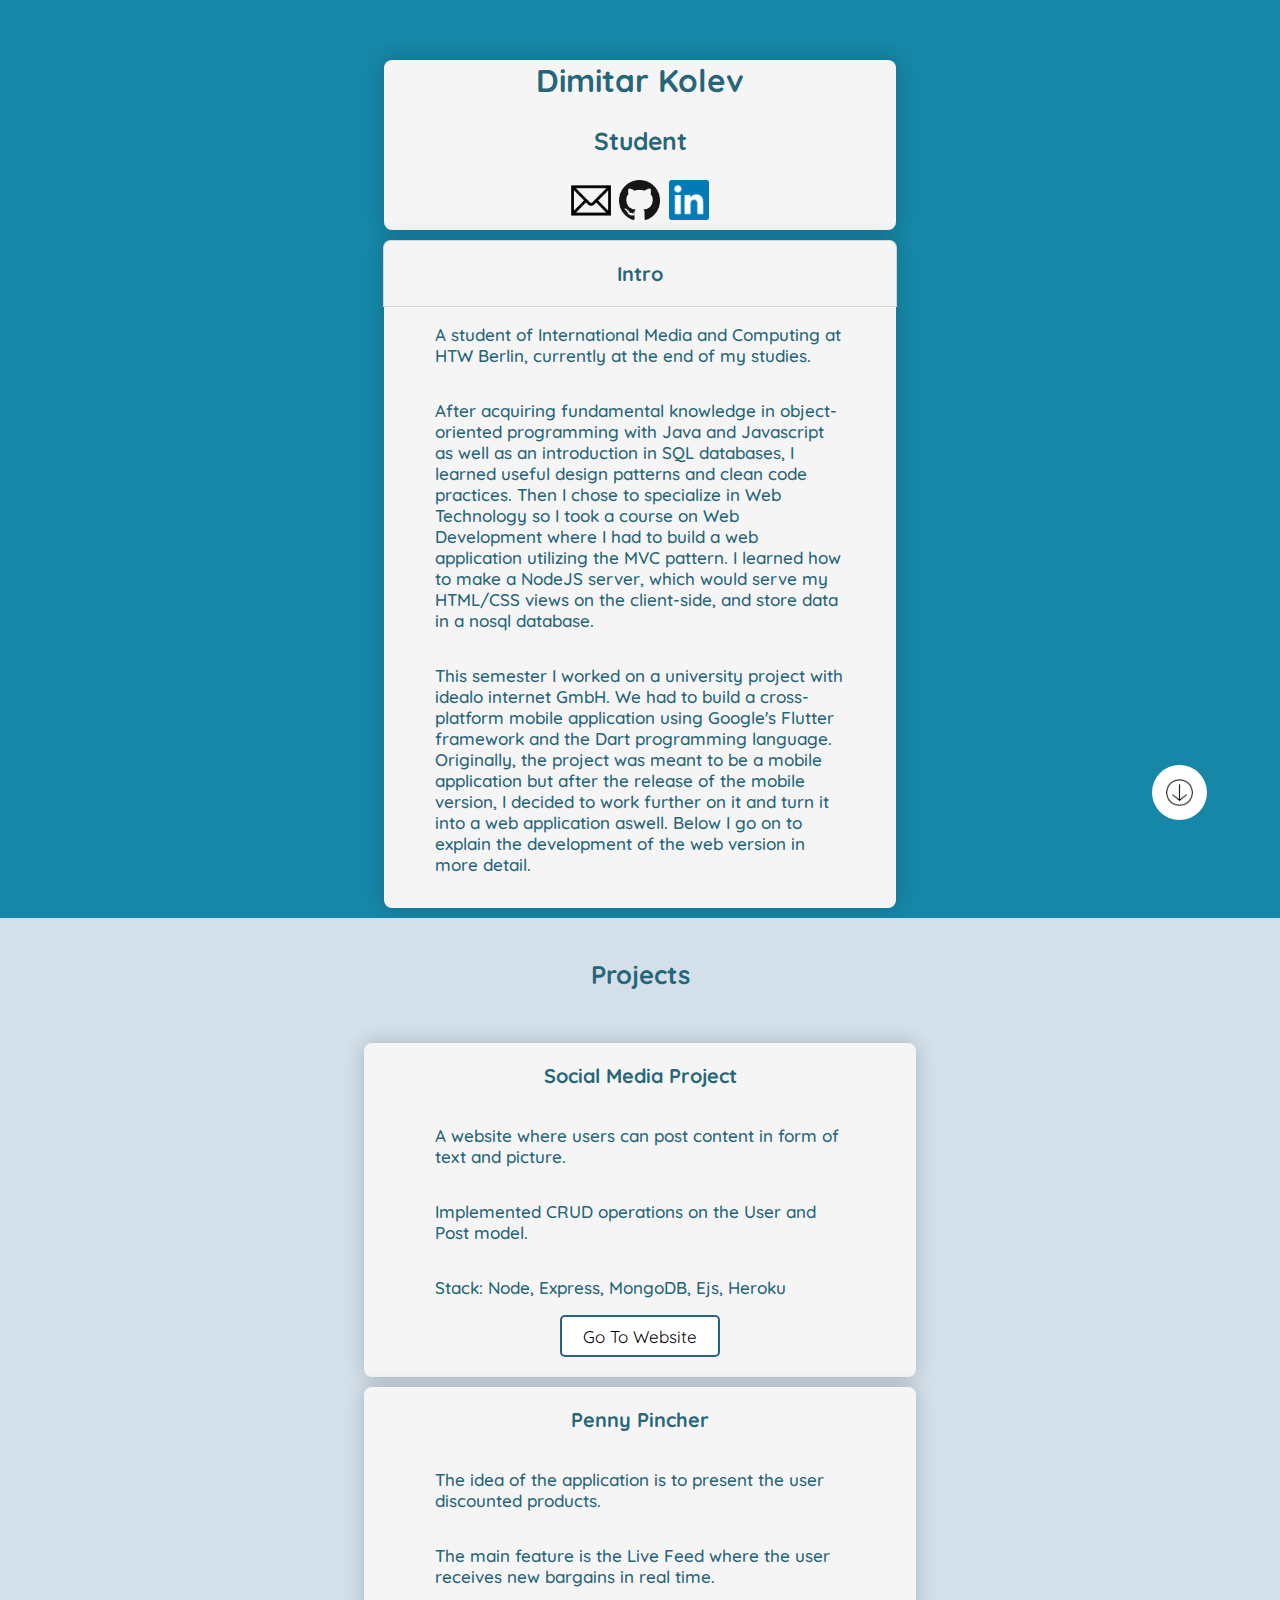
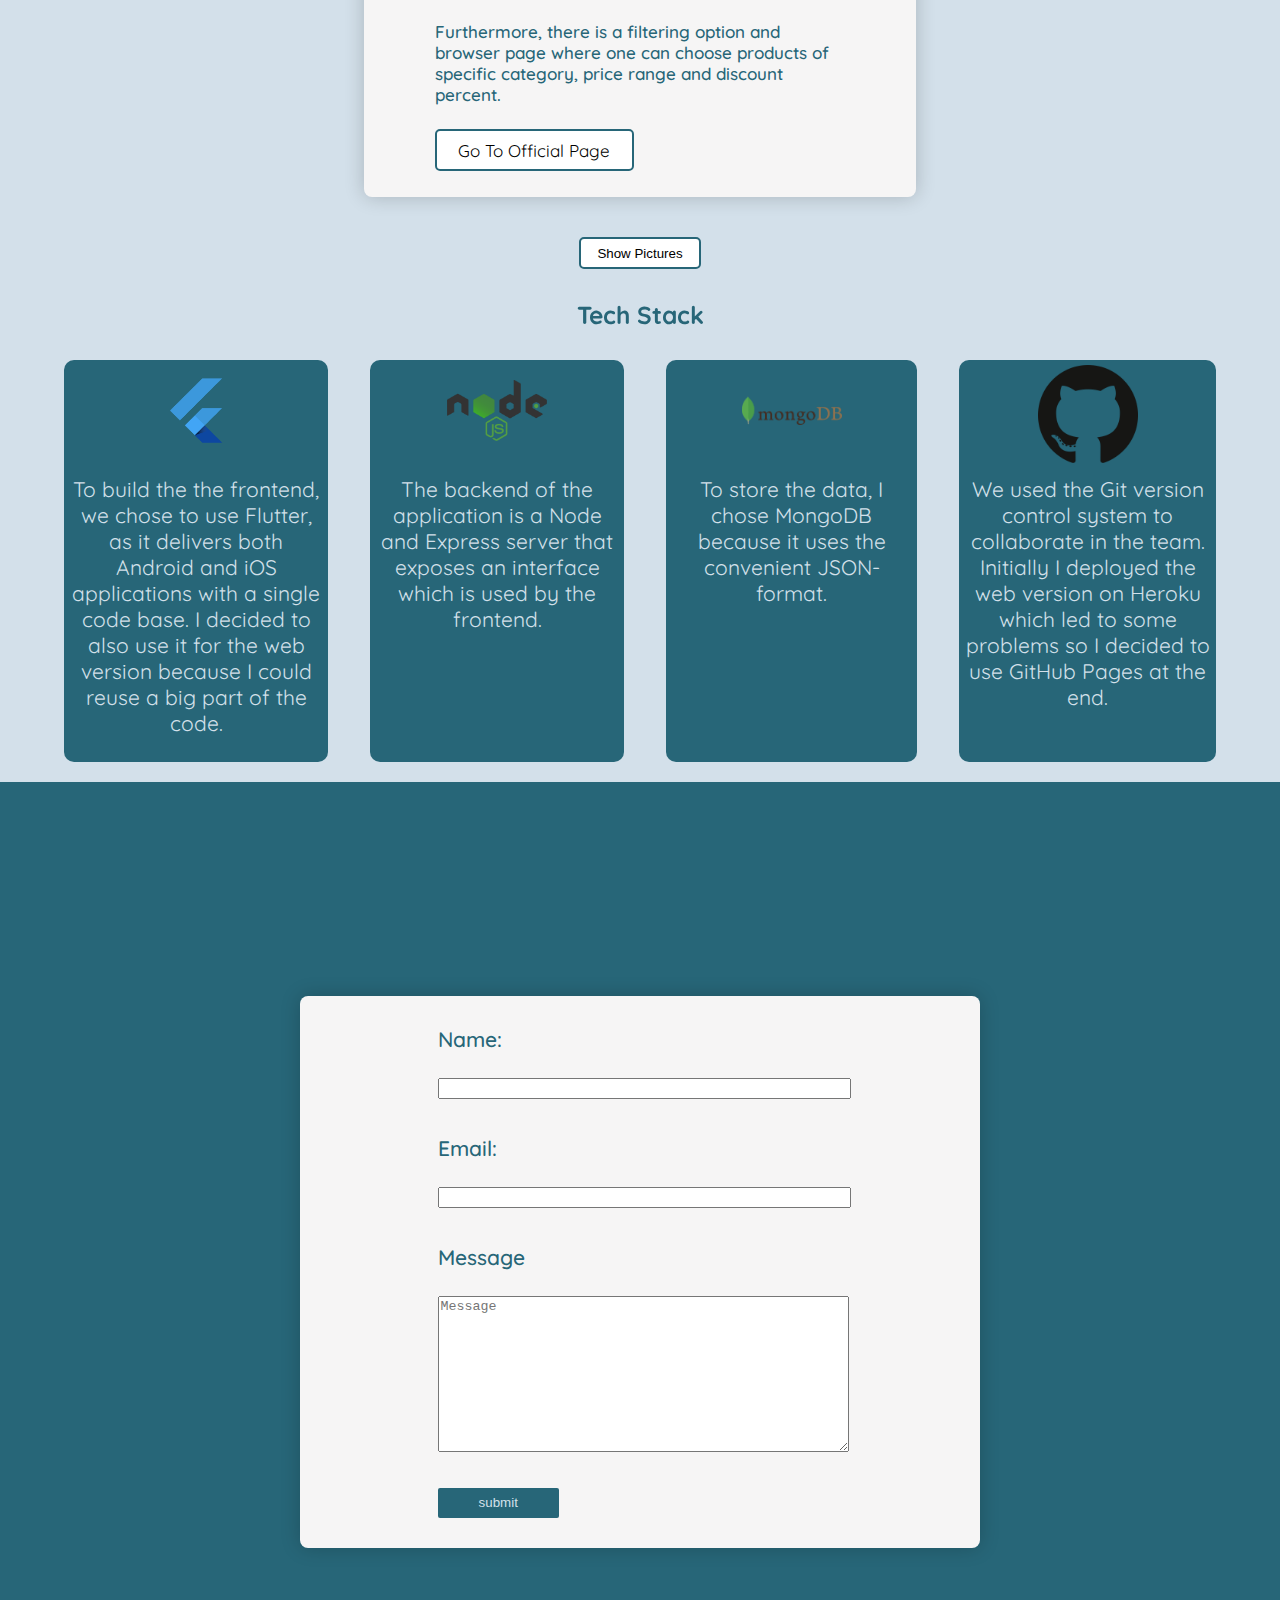
<file: index.html>
<!DOCTYPE html>
<html lang="en">

<head>
    <meta charset="UTF-8">
    <meta http-equiv="X-UA-Compatible" content="IE=edge">
    <meta name="viewport" content="width=device-width, initial-scale=1.0">
    <title>Personal Website</title>
    <link rel="stylesheet" type="text/css" href="styleCV.css">
    <link rel="preconnect" href="https://fonts.googleapis.com">
    <link rel="preconnect" href="https://fonts.gstatic.com" crossorigin>
    <link href="https://fonts.googleapis.com/css2?family=Quicksand:wght@300;400;500;600;700&display=swap"
        rel="stylesheet">
</head>

<body>
    <script src="script.js"></script>

    <button id="scrollMid" class="btn-scroll"></button>
    <div class="megaContainer" id="mega">
        <header id="header">
            <h2 id="name">Dimitar Kolev</h2>

            <h3 id="job-postition">Student</h3>

            <div class="buttonContainer">
                <a href="mailto:mitko9966@gmail.com" id="btn1"></a>
                <a href="https://github.com/dimitarKolev99" target="_blank" id="btn2"></a>
                <a href="https://www.linkedin.com/in/dimitar-kolev-a6b8a8202/" target="_blank" id="btn3"></a>
            </div>
        </header>

        <div class="container">
            <section>
                <div class="card-header">
                    <h3>Intro</h3>
                </div>
                <p>
                    A student of International Media and Computing at HTW Berlin, currently
                    at the end of my studies.
                </p>
                <p>
                    After acquiring fundamental knowledge in object-oriented programming
                    with Java and Javascript as well as an introduction in SQL databases,
                    I learned useful design patterns and clean code practices.
                    Then I chose to specialize in Web Technology so I took a course on Web Development
                    where I had to build a web application utilizing the MVC pattern.
                    I learned how to make a NodeJS server, which would serve my HTML/CSS views on the client-side,
                    and store data in a nosql database.
                </p>
                <p>
                    This semester I worked on a university project with idealo internet GmbH. We had to build
                    a cross-platform mobile application using Google's Flutter framework and the Dart
                    programming language. Originally, the project was meant to be a mobile application but
                    after the release of the mobile version, I decided to work further on it and turn it
                    into a web application aswell.
                    Below I go on to explain the development of the web version in more detail.
                </p>
                <!-- <a id="download" href="#">Downlaod CV</a> -->
            </section>

        </div>
    </div>


    <div id="proekt" class="project">
        <!-- <button class="btn-scroll" id="scrollTop">scroll to top</button>
        <button class="btn-scroll" id="scrollBot">scroll to bottom</button> -->


        <div class="container">

            <h2 style="padding-bottom: 2rem;">Projects</h2>

            <section class="color">
                <h3>Social Media Project</h2>
                    <p>
                        A website where users can post content in form of text and picture.
                    </p>
                    <p>
                        Implemented CRUD operations on the User and Post model. 
                    </p>
                    <p>
                        Stack: Node, Express, MongoDB, Ejs, Heroku
                    </p>
                    <a href="https://social-media-dimitar.herokuapp.com/" target="_blank" class="button">Go To Website</a>
            </section>
        </div>

        <div class="container">
            <section class="color">
                <h3>Penny Pincher</h2>
                    <p>
                        The idea of the application is to present the user discounted products.
                    </p>
                    <p>
                        The main feature is the Live Feed where the user receives new bargains in real time.
                    </p>
                    <p>
                        Furthermore, there is a filtering option and browser page where one can choose
                        products of specific category, price range and discount percent.
                    </p>
                    <p>
                        <a href="https://showtime.f4.htw-berlin.de/ws21/bachelor/b5-penny-pincher/" target="_blank" class="button">Go To Official Page</a>
                    </p>
            </section>
        </div>

        <button class="collapsible button">Show Pictures</button>

        <div class="content">
            <div class="" style="margin : 10px ;">
                <a href="https://dimitarkolev99.github.io/#/" target="_blank" class="button">Go To Webversion</a>

            </div>

            <div class="media-scorller snaps-inline">
                <div class="media-element">
                    <img src="images/LiveFeed1.jpg" alt="LiveFeedDark">
                </div>
                <div class="media-element">
                    <img src="images/liveFeed.jpg" alt="LiveFeedLight">
                </div>
                <div class="media-element">
                    <img src="images/browser.jpg" alt="browser page">
                </div>
                <div class="media-element">
                    <img src="images/extend.jpg" alt="browser page">
                </div>
            </div>
        </div>


        <h3 id="tech">Tech Stack</h3>

        <div class="columns">

            <div class="stack-card">

                <div id="bla">
                    <img src="images/Flutter.png" alt="Flutter Logo" width="100px">
                </div>
                <p class="">
                    To build the the frontend, we chose to use Flutter, as it delivers both Android and iOS
                    applications with a single code base. I decided to also use it for the web version because
                    I could reuse a big part of the code.
                </p>
            </div>

            <div class="stack-card">
                <div id="bla">
                    <img src="images/nodejs-1-logo-png-transparent.png" alt="NodeJS Logo" width="100px">
                </div>
                <p class="">
                    The backend of the application is a Node and Express server that exposes an interface which
                    is used by the frontend.
                </p>
            </div>

            <div class="stack-card">
                <div id="bla">
                    <img src="images/MongoDBLogo.png" alt="MongoDB Logo" width="100px">
                </div>
                <p class="">
                    To store the data, I chose MongoDB because it uses the convenient JSON-format.
                </p>
            </div>

            <!--  <div>
                    <div id="bla">

                        <img src="images/Amazon-Web-Services-AWS-Logo-Transparent-PNG.png" alt="AWS Logo"
                            width="100px" id="aws">
                    </div>
                    <p class="">
                        Initially I deployed the app on Heroku which led to some restictions so
                        I decided to use GitHub Pages at the end.
                    </p>
                </div> -->

            <div class="stack-card">
                <div id="bla">

                    <img src="images/GitHubLogo.png" alt="GitHub Logo" width="100px" id="gitlogo">
                </div>
                <p class="">
                    We used the Git version control system to collaborate in the team.
                    Initially I deployed the web version on Heroku which led to some problems so
                    I decided to use GitHub Pages at the end.
                </p>
            </div>
        </div>

    </div>


    <div id="kontakt" class="contact">
        <h3>Post a comment!</h2>
            <section id="commentSection" style="max-width:90%; justify-content: center; padding: 20px;">
                <form action="#" method="post">
                    <div class="form-item"><label for="fname">Name:</label><br>
                        <input type="text" class="inp" id="fname" name="fname"><br>
                    </div>
                    <div class="form-item"><label for="email">Email:</label><br>
                        <input class="inp" type="email" id="email" pattern=".+@globex\.com" size="30"><br>
                    </div>
                    <div class="form-item"><label for="comments">Message</label><br>
                        <textarea id="" class="inp" name="comments" rows="10" cols="48" placeholder="Message"></textarea><br>
                    </div>
                    <div class="form-item">
                        <button type="submit"
                            style="width: 30%; background-color: #276678; border: none; border-radius: 2px; color: #D3E0EA; min-height: 30px;">submit</button>
                    </div>
                </form>
            </section>
    </div>




</body>

</html>
</file>
<file: styleCV.css>
body {
    background: #1687A7;
    color: black;
    font-size: 21px;
    
    font-family: 'Quicksand', sans-serif;

    margin: 0px;
    color: #276678 !important;

    text-align: center;
}

.megaContainer {
    background: #1687A7;
    background-size: cover!important;
    background-repeat: no-repeat!important;
    /* min-height: 100%; */
     
}

header {
    background-color: #F6F5F5 !important;
    width: 40%;
    /* background: white; */
    margin: 0 auto;
    /* margin-top: 0.5rem; */

    padding-bottom: 10px;
    margin-bottom: 10px;

    box-shadow: 0 0 20px rgba(0, 0, 0, 0.2);

    border-radius: 0.5rem;
}

@media (max-width: 55em) {
    .megaContainer {
        width: 100%;
    }
    .container section {
        width: 100%;
        border: none;
        border-radius: 0;
    }
    #header {
        width: 100%;
        border: none;
        border-radius: 0;
    }
}

header h2, h4 {
    color: #276678 !important;

    margin-top: 0px;
}

header h2 {
    margin-bottom: 20px;
}

header h4 {
    margin-top: 0px;
    margin-bottom: 5px;
}


.buttonContainer {
    margin: 0 auto;
    margin-top: 20px;
    width: 30%;
    display: flex;
    flex-direction: row;
    justify-content: space-evenly;
}

#btn1 {
    background: url(images/email.png) no-repeat;
    background-size: cover;
    width: 40px;
    height: 40px;
}

#btn2 {
    background: url(images/GitHubLogo.png) no-repeat;
    background-size: cover;
    width: 41px;
    height: 40px;

}

#btn3 {
    background: url(images/linkedin.png) no-repeat;
    background-size: cover;
    width: 40px;
    height: 40px;

}

.container {
    /* background: rgb(0, 162, 255); */
    width: 100%;

    /* margin: 0 auto; */
    padding-bottom: 10px;
    font-size: 17px;
}

section {
    font-weight: 550;
    background-color: #F6F5F5 !important;

    /* background: rgb(0, 162, 255); */
    color: #276678 !important;

    width: 40%;
    text-align: start;
    
    margin: 0 auto;
    
    border-radius: 0.5rem;
    padding-bottom: 1rem;
    
    box-shadow: 0 0 20px rgba(0, 0, 0, 0.2);

    display: flex;
    flex-direction: column;
    align-items:  center;
}

.card-header {
    background-color: #F6F5F5 !important;

        width: 100%;
    border: 1px solid rgba(0,0,0,.125);
    background-clip: border-box;
    border-radius: 0.5rem 0.5rem 0 0;
}

.card-header h3 {
    text-align: center;
}

#download {
    cursor: pointer;
    display: inline;
    text-decoration: none;
    color: #276678 !important;

    background-color: white;
    padding: 0.5em 1.25em;
    border: 2px solid black;
}

#download:hover,
#download:focus {
    background-color: black;
    color: white;
}

section p {
    width: 80%;
}

/* aside {
    /* background: rgb(0, 162, 255); 
    width: 20%;
    
    margin: auto 0;
}
*/

.project {
    background: #D3E0EA;
    min-height: 100vh;
}
.color{
    padding: 20px !important;
    background-color: #F6F5F5 !important;
}

.button {
    cursor: pointer;
    display: inline;
    text-decoration: none;
    color: rgb(0, 0, 0);
    background-color: white;
    padding: 0.5em 1.25em;
    border: 2px solid #276678;
font-weight: 400;
    border-radius: 5px;
}

.button:hover {
    background-color: black;
    color: white;
}

div.project {
    /* background: pink; */
    padding-bottom: 1.2rem;
    padding-top: 1.2rem;
}

.columns {
    /* background: red;  */
    margin: 0 auto;
    width: min(90%, 75rem);

    display: grid;
    grid-auto-flow: row;
    gap: 2em;
}

@media (min-width: 55em) {
    .columns {
        grid-auto-flow: column;
    }
}

.columns div div img {
    margin: auto auto; 
}

p.project {
     background: white; 
  
    font-size: 16px;
    text-align: start;
}

.project h3 {
    margin-top: 0;
}

#tech {
    position: relative;
    display: block;
    margin-bottom: 30px;
    margin-top: 30px;
}

/* #tech::after {
    content: "";
    position: absolute;
    height: 2px;
    width: 100%;
    left: 0;
    bottom: 0;
    background: black;
} */

#bla {
    margin: auto auto;
    width: 100px;
    height: 90px;
    display: flex;
    justify-content: center;
}

.stack-card{
    background-color: #276678;
    color: #D3E0EA !important;
    padding: 5px;
    border-radius: 10px;
}
.contact {
    background: #276678;
    min-width: 100vw;
    min-height: 100vh;
    display: flex;
    flex-direction: column;
    justify-content: center;
    align-items: center;
    
}

.form {
    background: pink;
    box-shadow: 0 0 20px rgba(0, 0, 0, 0.2);
    /* width: 60%; */
    
}

.contact section {
    text-align: center;
    background-color: #D3E0EA;
    color: #276678;
    min-height: 50vh;
    min-width: 50vw;
    display: flex;
    flex-direction: column;
    justify-items: center;
}

.btn-scroll {


	color: inherit;
	border: none;
	padding: 0;
	font: inherit;
	cursor: pointer;
	outline: inherit;

    background: url(images/down.jpg) no-repeat;
    background-size: cover;
    width: 55px;
    height: 55px;

    border-radius: 40px;

    margin: 0;
    position: -webkit-sticky;
    position: sticky;
    top: 85vh;
    left: 90vw;
}

 .content {
  /* max-height: 0; */
  height: 100vh;
  overflow: hidden;
  display: flex;
  flex-direction: column;
  justify-content: space-evenly;
  padding: 40px;
  display: none;
  transition: max-height 0.2s ease-out;
} 

/* DONT TOUCH THIS */
.media-scorller {
    width: 30%;
 
    display: grid;
    grid-auto-flow: column;
    grid-auto-columns: 100%;

    margin: 0 auto;

    
    overflow-x: auto;
    overscroll-behavior-inline: contain;
}

@media (max-width: 55em) {
    .content {
        width: 100%;
        height: 100%;
        margin: 0;
    }
    .media-scorller {
        width: 100%;
        margin: 0;
    }

    .media-element {
        width: 100%;
    }

    .media-element > img {
        width: auto;
        height: auto;
    }
}


.snaps-inline {
    scroll-snap-type: inline mandatory;
    margin-top: 20px;
}

.snaps-inline > * {
    scroll-snap-align: start;
}

.media-element > img {
    width: 300px;
}

.collapsible {
    margin-top: 30px;
}


.form-item{
    display: flex;
    flex-direction: column;
    justify-content: flex-start;
    align-items: flex-start;
    margin: 10px;
}

.inp{
    width: 100%;

}
</file>
